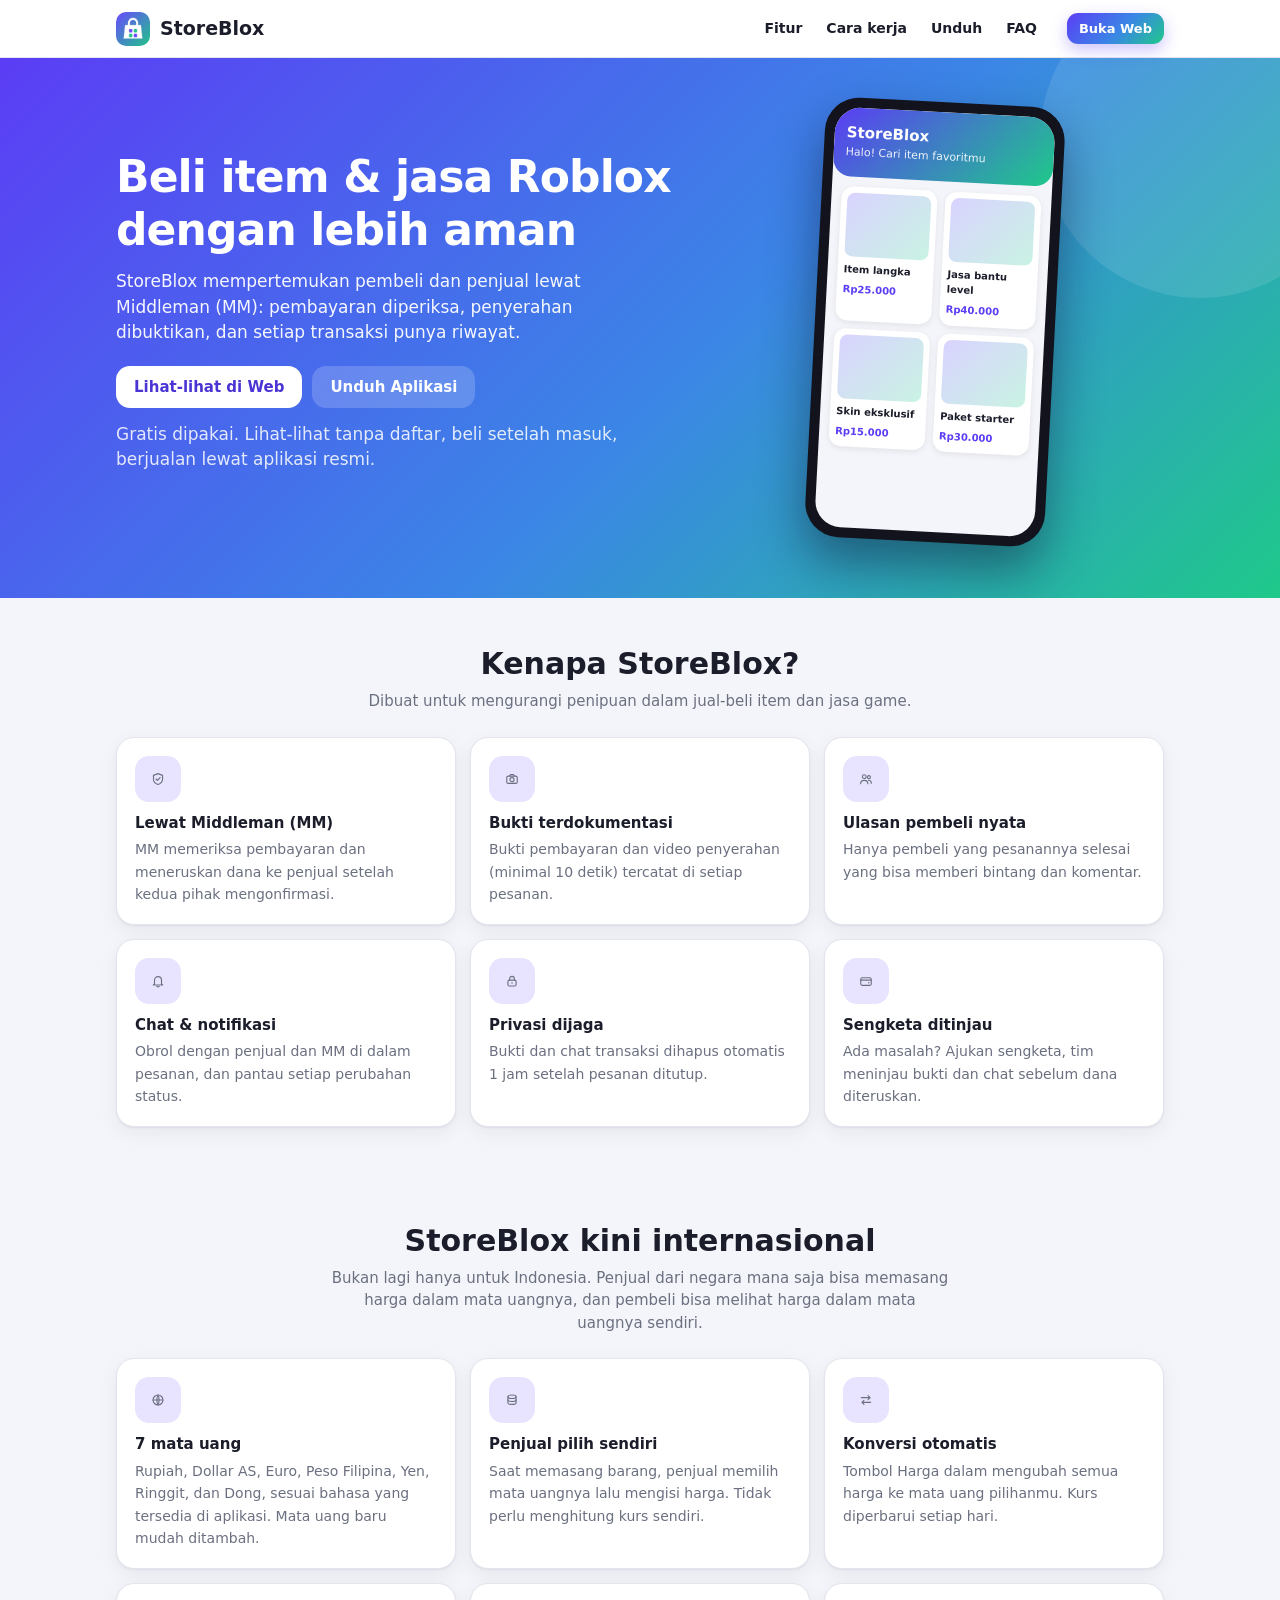
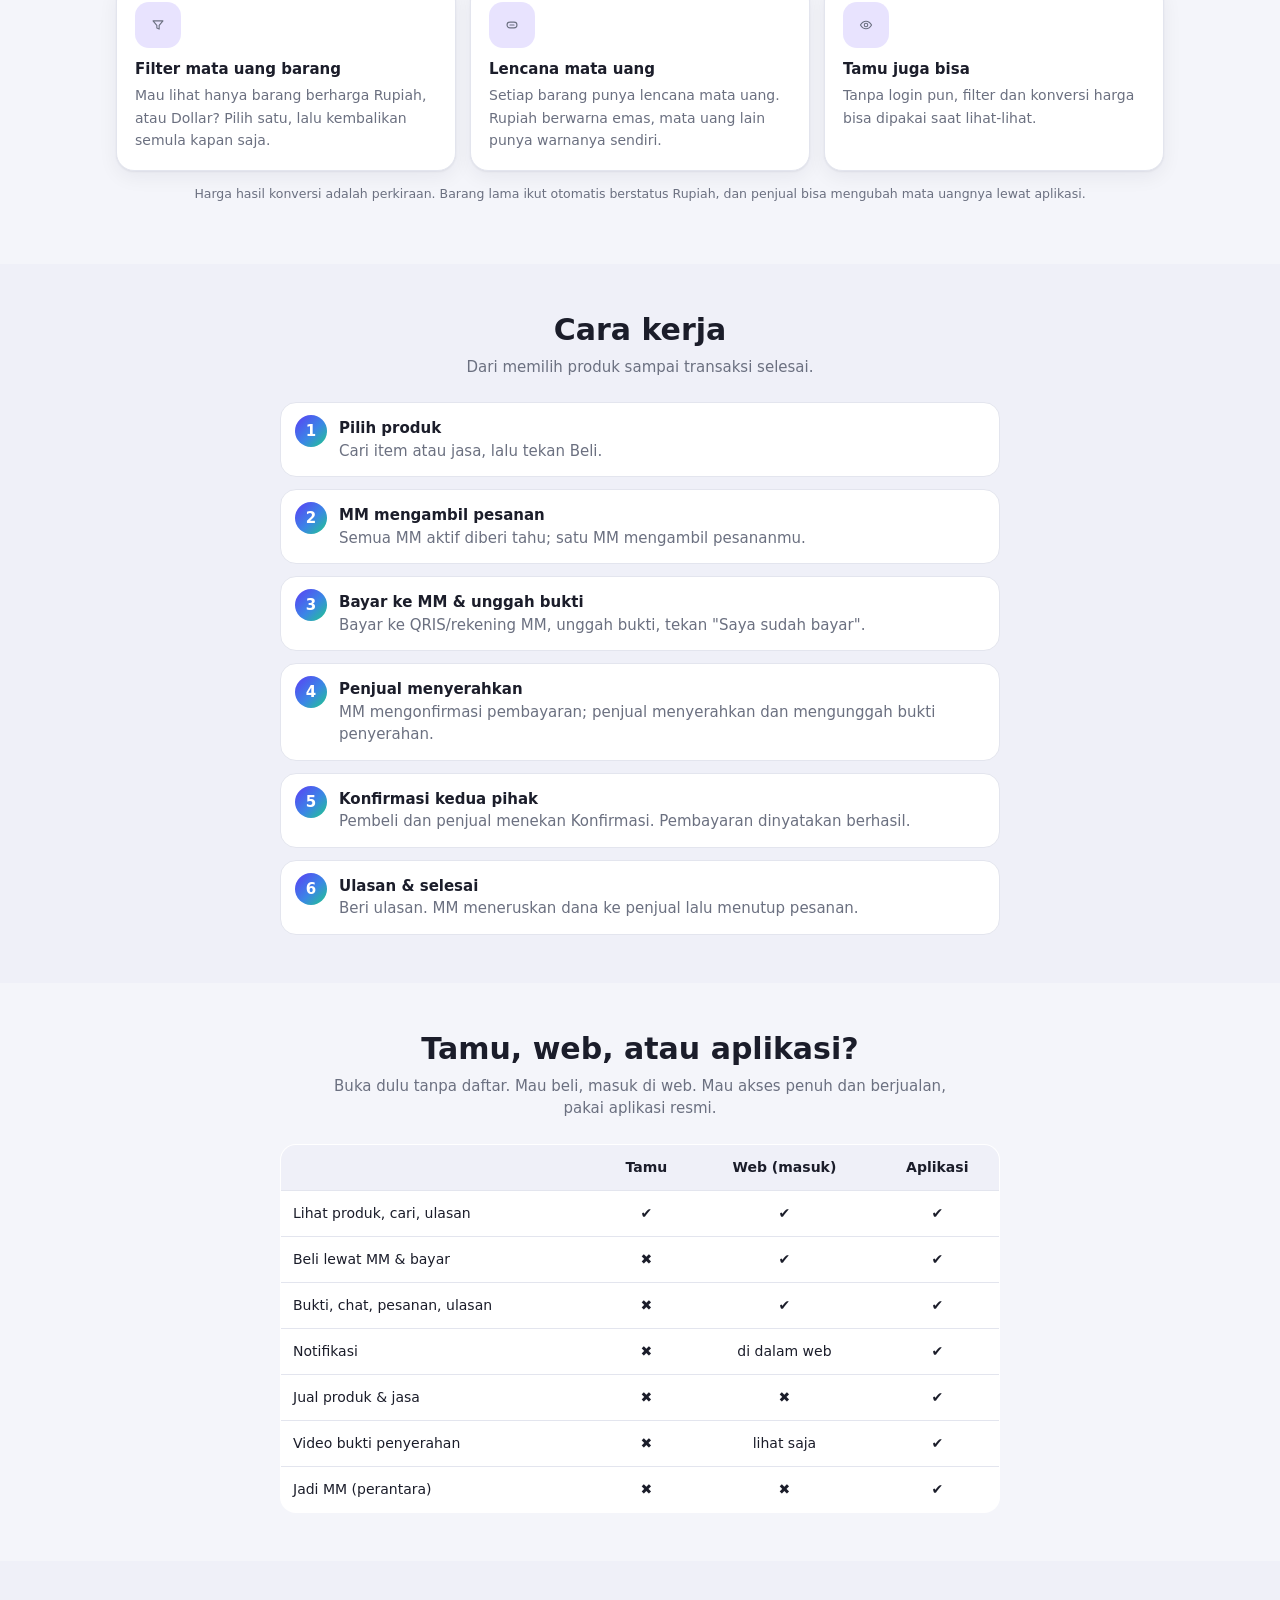
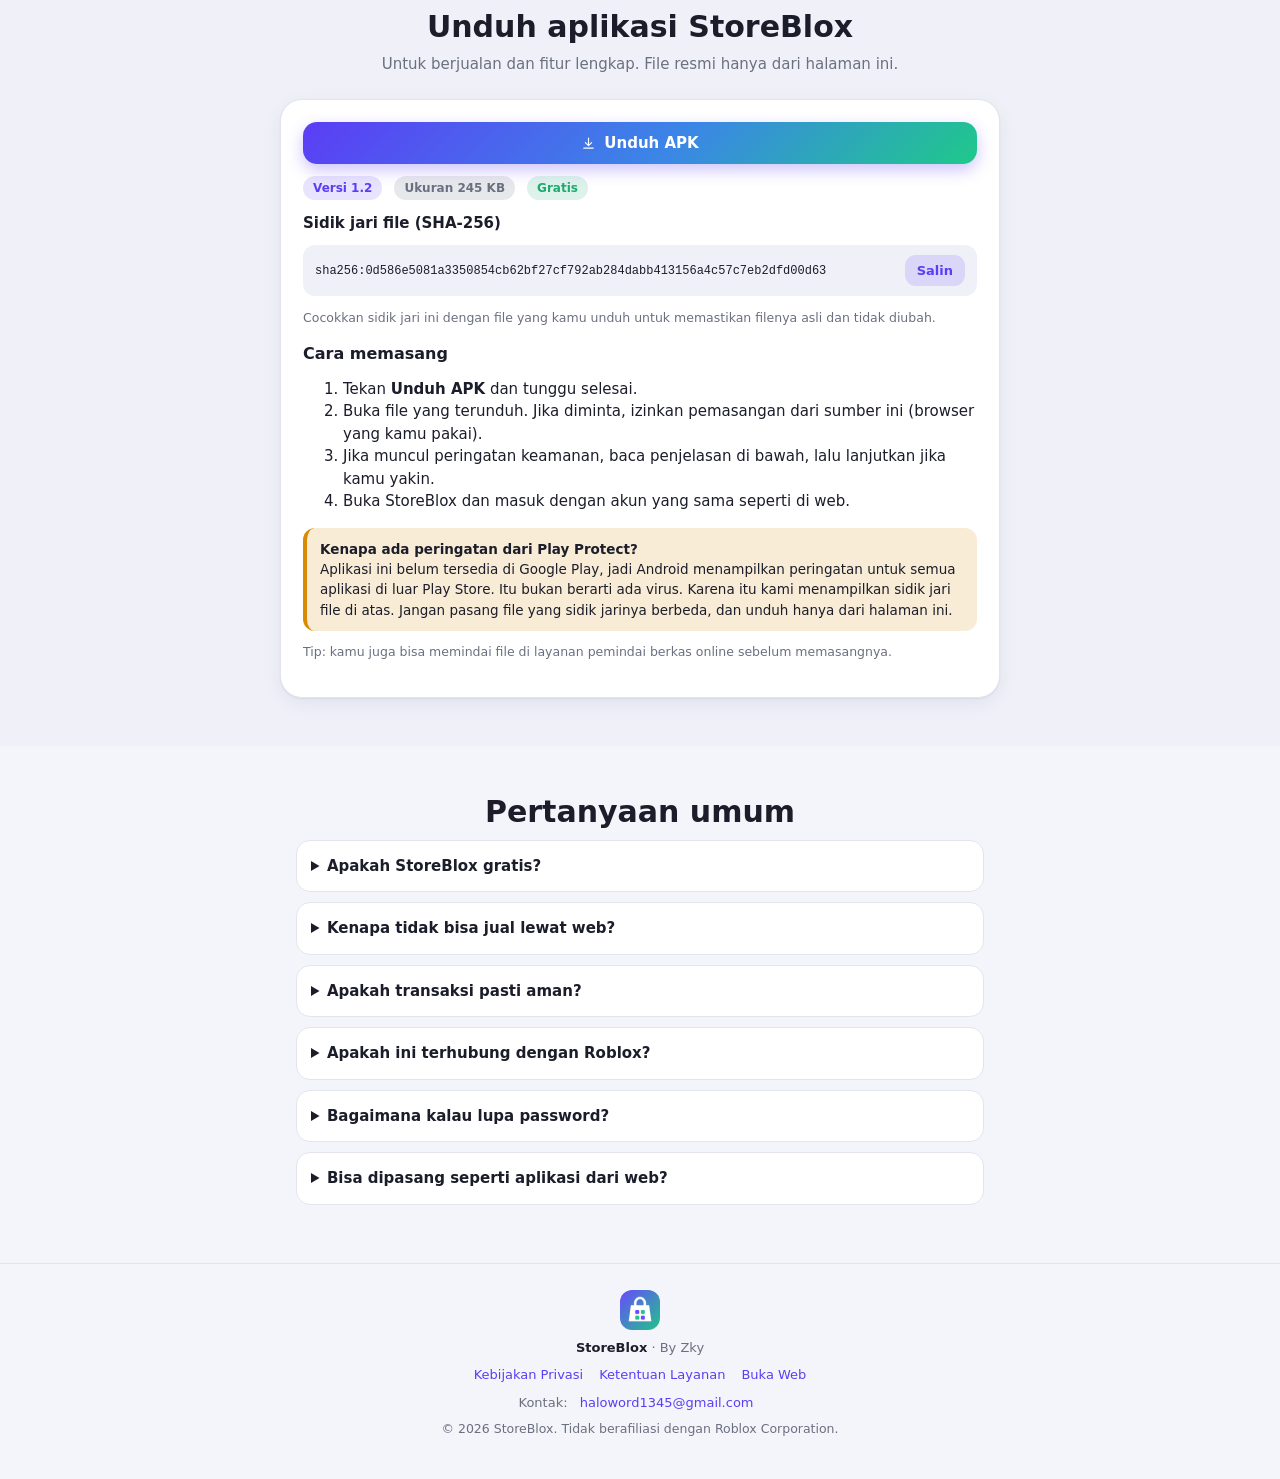
<file: index.html>
<!doctype html>
<html lang="id">
<head>
<meta charset="utf-8">
<meta name="viewport" content="width=device-width,initial-scale=1,viewport-fit=cover">
<title>StoreBlox (StorBlox) - Marketplace Item &amp; Jasa Roblox</title>
<meta name="description" content="StoreBlox (StorBlox): marketplace item dan jasa Roblox dengan Middleman, bukti terdokumentasi, dan ulasan. Lihat-lihat gratis di web, jual lewat aplikasi.">
<meta name="robots" content="index,follow,max-image-preview:large">
<meta name="theme-color" content="#5b3df5">
<meta http-equiv="Content-Security-Policy" content="default-src 'self'; img-src 'self' data:; style-src 'self' 'unsafe-inline'; script-src 'self'; base-uri 'self'; form-action 'self'; object-src 'none'">
<link rel="canonical" href="https://storblox404.github.io/storblox.github.io/">
<meta property="og:type" content="website">
<meta property="og:site_name" content="StoreBlox">
<meta property="og:locale" content="id_ID">
<meta property="og:title" content="StoreBlox - Beli item &amp; jasa Roblox lewat MM">
<meta property="og:description" content="Marketplace produk dan jasa Roblox dengan Middleman, bukti terdokumentasi, dan ulasan.">
<meta property="og:url" content="https://storblox404.github.io/storblox.github.io/">
<meta property="og:image" content="https://storblox404.github.io/storblox.github.io/og-image.png">
<meta property="og:image:alt" content="StoreBlox - marketplace item dan jasa Roblox">
<meta name="twitter:card" content="summary_large_image">
<meta name="twitter:title" content="StoreBlox (StorBlox) - Marketplace Item &amp; Jasa Roblox">
<meta name="twitter:description" content="Marketplace item dan jasa Roblox dengan Middleman, bukti terdokumentasi, dan ulasan.">
<meta name="twitter:image" content="https://storblox404.github.io/storblox.github.io/og-image.png">
<link rel="manifest" href="manifest.webmanifest">
<link rel="icon" href="favicon.png" type="image/png">
<link rel="apple-touch-icon" href="apple-touch-icon.png">
<link rel="stylesheet" href="style.css">
<script type="application/ld+json">
{
  "@context": "https://schema.org",
  "@graph": [
    {
      "@type": "WebSite",
      "@id": "https://storblox404.github.io/storblox.github.io/#website",
      "url": "https://storblox404.github.io/storblox.github.io/",
      "name": "StoreBlox",
      "alternateName": [
        "StorBlox",
        "Store Blox"
      ],
      "inLanguage": "id",
      "publisher": {
        "@id": "https://storblox404.github.io/storblox.github.io/#org"
      }
    },
    {
      "@type": "Organization",
      "@id": "https://storblox404.github.io/storblox.github.io/#org",
      "name": "StoreBlox",
      "alternateName": "StorBlox",
      "url": "https://storblox404.github.io/storblox.github.io/",
      "logo": "https://storblox404.github.io/storblox.github.io/icon-512.png",
      "email": "haloword1345@gmail.com"
    }
  ]
}
</script>
</head>
<body>
<header class="lnav"><div class="in">
  <a class="brand" href="index.html"><img src="icon-192.png" alt="" width="34" height="34"><span>StoreBlox</span></a>
  <nav><a href="#fitur">Fitur</a><a href="#cara">Cara kerja</a><a href="#unduh">Unduh</a><a href="#faq">FAQ</a></nav>
  <a class="btn btn-pri btn-sm cta" href="app.html">Buka Web</a>
</div></header>

<section class="lhero"><div class="wrap">
  <div>
    <h1>Beli item &amp; jasa Roblox dengan lebih aman</h1>
    <p>StoreBlox mempertemukan pembeli dan penjual lewat Middleman (MM): pembayaran diperiksa, penyerahan dibuktikan, dan setiap transaksi punya riwayat.</p>
    <div class="btns">
      <a class="btn btn-w" href="app.html">Lihat-lihat di Web</a>
      <a class="btn btn-o" href="#unduh">Unduh Aplikasi</a>
    </div>
    <p class="small" style="margin-top:14px;opacity:.85">Gratis dipakai. Lihat-lihat tanpa daftar, beli setelah masuk, berjualan lewat aplikasi resmi.</p>
  </div>
  <div class="phone" aria-hidden="true"><div class="scr">
    <div class="hb">StoreBlox<div style="font-weight:400;font-size:11px;opacity:.9">Halo! Cari item favoritmu</div></div>
    <div class="g">
      <div class="it"><i></i><b>Item langka</b><span>Rp25.000</span></div>
      <div class="it"><i></i><b>Jasa bantu level</b><span>Rp40.000</span></div>
      <div class="it"><i></i><b>Skin eksklusif</b><span>Rp15.000</span></div>
      <div class="it"><i></i><b>Paket starter</b><span>Rp30.000</span></div>
    </div>
  </div></div>
</div></section>

<section class="l" id="fitur"><div class="wrap">
  <h2>Kenapa StoreBlox?</h2>
  <p class="lead">Dibuat untuk mengurangi penipuan dalam jual-beli item dan jasa game.</p>
  <div class="feats">
    <div class="feat"><div class="ic"><span class="ico"><svg viewBox="0 0 24 24" aria-hidden="true"><path d="M12 2.8L19.8 5.8V11.8C19.8 16.3 16.5 19.8 12 21.4C7.5 19.8 4.2 16.3 4.2 11.8V5.8Z"/><path d="M8.6 12L11.1 14.5L15.6 9.6"/></svg></span></div><b>Lewat Middleman (MM)</b><span>MM memeriksa pembayaran dan meneruskan dana ke penjual setelah kedua pihak mengonfirmasi.</span></div>
    <div class="feat"><div class="ic"><span class="ico"><svg viewBox="0 0 24 24" aria-hidden="true"><rect x="3" y="7" width="18" height="12.5" rx="2.5"/><path d="M8 7L9.6 4.4H14.4L16 7"/><circle cx="12" cy="13.2" r="3.5"/></svg></span></div><b>Bukti terdokumentasi</b><span>Bukti pembayaran dan video penyerahan (minimal 10 detik) tercatat di setiap pesanan.</span></div>
    <div class="feat"><div class="ic"><span class="ico"><svg viewBox="0 0 24 24" aria-hidden="true"><circle cx="9" cy="8" r="3.2"/><path d="M2.8 20C2.8 16.3 5.4 14.4 9 14.4C12.6 14.4 15.2 16.3 15.2 20"/><circle cx="17" cy="8.8" r="2.6"/><path d="M16.2 14.2C19.2 14.2 21.2 16 21.2 19.4"/></svg></span></div><b>Ulasan pembeli nyata</b><span>Hanya pembeli yang pesanannya selesai yang bisa memberi bintang dan komentar.</span></div>
    <div class="feat"><div class="ic"><span class="ico"><svg viewBox="0 0 24 24" aria-hidden="true"><path d="M6 17V10.5A6 6 0 0 1 18 10.5V17L20 18.8H4Z"/><path d="M10 21.3Q12 23 14 21.3"/></svg></span></div><b>Chat &amp; notifikasi</b><span>Obrol dengan penjual dan MM di dalam pesanan, dan pantau setiap perubahan status.</span></div>
    <div class="feat"><div class="ic"><span class="ico"><svg viewBox="0 0 24 24" aria-hidden="true"><rect x="5" y="10.5" width="14" height="10" rx="2.5"/><path d="M8 10.5V8A4 4 0 0 1 16 8V10.5"/><circle class="f" cx="12" cy="15.3" r="1.3"/></svg></span></div><b>Privasi dijaga</b><span>Bukti dan chat transaksi dihapus otomatis 1 jam setelah pesanan ditutup.</span></div>
    <div class="feat"><div class="ic"><span class="ico"><svg viewBox="0 0 24 24" aria-hidden="true"><rect x="3" y="6.5" width="18" height="13" rx="3"/><path d="M3 10.5H21"/><circle class="f" cx="16.8" cy="15" r="1.3"/></svg></span></div><b>Sengketa ditinjau</b><span>Ada masalah? Ajukan sengketa, tim meninjau bukti dan chat sebelum dana diteruskan.</span></div>
  </div>
</div></section>

<section class="l" id="internasional"><div class="wrap">
  <h2>StoreBlox kini internasional</h2>
  <p class="lead">Bukan lagi hanya untuk Indonesia. Penjual dari negara mana saja bisa memasang harga dalam mata uangnya, dan pembeli bisa melihat harga dalam mata uangnya sendiri.</p>
  <div class="feats">
    <div class="feat"><div class="ic"><span class="ico"><svg viewBox="0 0 24 24" aria-hidden="true"><circle cx="12" cy="12" r="8.5"/><path d="M3.5 12H20.5M12 3.5C14.4 6 14.4 18 12 20.5M12 3.5C9.6 6 9.6 18 12 20.5"/></svg></span></div><b>7 mata uang</b><span>Rupiah, Dollar AS, Euro, Peso Filipina, Yen, Ringgit, dan Dong, sesuai bahasa yang tersedia di aplikasi. Mata uang baru mudah ditambah.</span></div>
    <div class="feat"><div class="ic"><span class="ico"><svg viewBox="0 0 24 24" aria-hidden="true"><ellipse cx="12" cy="6.5" rx="7" ry="3"/><path d="M5 6.5V11.5C5 13.2 8.1 14.5 12 14.5C15.9 14.5 19 13.2 19 11.5V6.5"/><path d="M5 11.5V16.5C5 18.2 8.1 19.5 12 19.5C15.9 19.5 19 18.2 19 16.5V11.5"/></svg></span></div><b>Penjual pilih sendiri</b><span>Saat memasang barang, penjual memilih mata uangnya lalu mengisi harga. Tidak perlu menghitung kurs sendiri.</span></div>
    <div class="feat"><div class="ic"><span class="ico"><svg viewBox="0 0 24 24" aria-hidden="true"><path d="M4 8H19M15.5 4.5L19 8L15.5 11.5"/><path d="M20 16H5M8.5 12.5L5 16L8.5 19.5"/></svg></span></div><b>Konversi otomatis</b><span>Tombol Harga dalam mengubah semua harga ke mata uang pilihanmu. Kurs diperbarui setiap hari.</span></div>
    <div class="feat"><div class="ic"><span class="ico"><svg viewBox="0 0 24 24" aria-hidden="true"><path d="M3.5 5H20.5L14 12.8V19L10 17V12.8Z"/></svg></span></div><b>Filter mata uang barang</b><span>Mau lihat hanya barang berharga Rupiah, atau Dollar? Pilih satu, lalu kembalikan semula kapan saja.</span></div>
    <div class="feat"><div class="ic"><span class="ico"><svg viewBox="0 0 24 24" aria-hidden="true"><rect x="3.5" y="7" width="17" height="10" rx="5"/><path d="M8.5 12H15.5"/></svg></span></div><b>Lencana mata uang</b><span>Setiap barang punya lencana mata uang. Rupiah berwarna emas, mata uang lain punya warnanya sendiri.</span></div>
    <div class="feat"><div class="ic"><span class="ico"><svg viewBox="0 0 24 24" aria-hidden="true"><path d="M2.5 12C5 7.5 8.4 5.5 12 5.5C15.6 5.5 19 7.5 21.5 12C19 16.5 15.6 18.5 12 18.5C8.4 18.5 5 16.5 2.5 12Z"/><circle cx="12" cy="12" r="3"/></svg></span></div><b>Tamu juga bisa</b><span>Tanpa login pun, filter dan konversi harga bisa dipakai saat lihat-lihat.</span></div>
  </div>
  <p class="small muted" style="text-align:center;margin-top:14px">Harga hasil konversi adalah perkiraan. Barang lama ikut otomatis berstatus Rupiah, dan penjual bisa mengubah mata uangnya lewat aplikasi.</p>
</div></section>

<section class="l" id="cara" style="background:var(--soft)"><div class="wrap">
  <h2>Cara kerja</h2>
  <p class="lead">Dari memilih produk sampai transaksi selesai.</p>
  <div class="steps">
    <div><b>Pilih produk</b><br><span class="muted">Cari item atau jasa, lalu tekan Beli.</span></div>
    <div><b>MM mengambil pesanan</b><br><span class="muted">Semua MM aktif diberi tahu; satu MM mengambil pesananmu.</span></div>
    <div><b>Bayar ke MM &amp; unggah bukti</b><br><span class="muted">Bayar ke QRIS/rekening MM, unggah bukti, tekan "Saya sudah bayar".</span></div>
    <div><b>Penjual menyerahkan</b><br><span class="muted">MM mengonfirmasi pembayaran; penjual menyerahkan dan mengunggah bukti penyerahan.</span></div>
    <div><b>Konfirmasi kedua pihak</b><br><span class="muted">Pembeli dan penjual menekan Konfirmasi. Pembayaran dinyatakan berhasil.</span></div>
    <div><b>Ulasan &amp; selesai</b><br><span class="muted">Beri ulasan. MM meneruskan dana ke penjual lalu menutup pesanan.</span></div>
  </div>
</div></section>

<section class="l"><div class="wrap">
  <h2>Tamu, web, atau aplikasi?</h2>
  <p class="lead">Buka dulu tanpa daftar. Mau beli, masuk di web. Mau akses penuh dan berjualan, pakai aplikasi resmi.</p>
  <table class="cmp"><tr><th></th><th>Tamu</th><th>Web (masuk)</th><th>Aplikasi</th></tr>
    <tr><td>Lihat produk, cari, ulasan</td><td>✔</td><td>✔</td><td>✔</td></tr>
    <tr><td>Beli lewat MM &amp; bayar</td><td>✖</td><td>✔</td><td>✔</td></tr>
    <tr><td>Bukti, chat, pesanan, ulasan</td><td>✖</td><td>✔</td><td>✔</td></tr>
    <tr><td>Notifikasi</td><td>✖</td><td>di dalam web</td><td>✔</td></tr>
    <tr><td>Jual produk &amp; jasa</td><td>✖</td><td>✖</td><td>✔</td></tr>
    <tr><td>Video bukti penyerahan</td><td>✖</td><td>lihat saja</td><td>✔</td></tr>
    <tr><td>Jadi MM (perantara)</td><td>✖</td><td>✖</td><td>✔</td></tr>
  </table>
</div></section>

<section class="l" id="unduh" style="background:var(--soft)"><div class="wrap">
  <h2>Unduh aplikasi StoreBlox</h2>
  <p class="lead">Untuk berjualan dan fitur lengkap. File resmi hanya dari halaman ini.</p>
  <div class="dl">
    <a id="apkBtn" class="btn btn-pri btn-block" href="#unduh"><span class="ico"><svg viewBox="0 0 24 24" aria-hidden="true"><path d="M12 3.5V15M7 10.5L12 15.5L17 10.5M4.5 19.5H19.5"/></svg></span><span>Unduh APK</span></a>
    <div class="meta"><span class="chip" id="apkVer">Versi -</span><span class="chip k-sub" id="apkSize"></span><span class="chip k-ok">Gratis</span></div>
    <b>Sidik jari file (SHA-256)</b>
    <div class="hash"><code id="apkHash">-</code><button class="btn btn-soft btn-sm" id="copyHash" type="button">Salin</button></div>
    <p class="small muted">Cocokkan sidik jari ini dengan file yang kamu unduh untuk memastikan filenya asli dan tidak diubah.</p>
    <h3 style="font-size:16px;margin-top:16px">Cara memasang</h3>
    <ol>
      <li>Tekan <b>Unduh APK</b> dan tunggu selesai.</li>
      <li>Buka file yang terunduh. Jika diminta, izinkan pemasangan dari sumber ini (browser yang kamu pakai).</li>
      <li>Jika muncul peringatan keamanan, baca penjelasan di bawah, lalu lanjutkan jika kamu yakin.</li>
      <li>Buka StoreBlox dan masuk dengan akun yang sama seperti di web.</li>
    </ol>
    <div class="notice k-warn" style="margin-top:12px"><b>Kenapa ada peringatan dari Play Protect?</b><br>Aplikasi ini belum tersedia di Google Play, jadi Android menampilkan peringatan untuk semua aplikasi di luar Play Store. Itu bukan berarti ada virus. Karena itu kami menampilkan sidik jari file di atas. Jangan pasang file yang sidik jarinya berbeda, dan unduh hanya dari halaman ini.</div>
    <p class="small muted">Tip: kamu juga bisa memindai file di layanan pemindai berkas online sebelum memasangnya.</p>
  </div>
</div></section>

<section class="l faq" id="faq"><div class="wrap" style="max-width:720px">
  <h2>Pertanyaan umum</h2>
  <details><summary>Apakah StoreBlox gratis?</summary><p>Ya, memakai web dan aplikasi gratis.</p></details>
  <details><summary>Kenapa tidak bisa jual lewat web?</summary><p>Penjual perlu mengunggah foto, merekam video bukti penyerahan, dan menerima notifikasi pesanan, yang paling andal di aplikasi. Web dipakai untuk membeli.</p></details>
  <details><summary>Apakah transaksi pasti aman?</summary><p>Tidak ada sistem yang bisa menjamin 100%. StoreBlox mengurangi risiko lewat MM, bukti, dan peninjauan sengketa. Tetap ikuti aturan: jangan bagikan password, PIN, atau kode OTP, dan bayar hanya ke QRIS/rekening yang tertera di halaman pembayaran pesanan.</p></details>
  <details><summary>Apakah ini terhubung dengan Roblox?</summary><p>Tidak. StoreBlox tidak berafiliasi dengan Roblox Corporation. Jual-beli akun, password, cookie, atau token sesi dilarang.</p></details>
  <details><summary>Bagaimana kalau lupa password?</summary><p>Tekan "Lupa password?" di halaman masuk. Kami mengirim kode ke emailmu untuk membuat password baru.</p></details>
  <details><summary>Bisa dipasang seperti aplikasi dari web?</summary><p>Bisa. Buka <a href="app.html">versi web</a> di Chrome, lalu pilih "Tambahkan ke layar utama".</p></details>
</div></section>

<footer class="lf"><div class="wrap">
  <img src="icon-192.png" alt="" width="40" height="40" style="margin:0 auto 8px;border-radius:12px">
  <div><b style="color:var(--text)">StoreBlox</b> · By Zky</div>
  <div style="margin:8px 0"><a href="privacy.html">Kebijakan Privasi</a><a href="terms.html">Ketentuan Layanan</a><a href="app.html">Buka Web</a></div>
  <div>Kontak: <a id="contactMail" href="#">-</a></div>
  <div class="small" style="margin-top:8px">&copy; <span id="yr">2026</span> StoreBlox. Tidak berafiliasi dengan Roblox Corporation.</div>
</div></footer>
<script src="config.js"></script>
<script src="landing.js"></script>
</body>
</html>
</file>
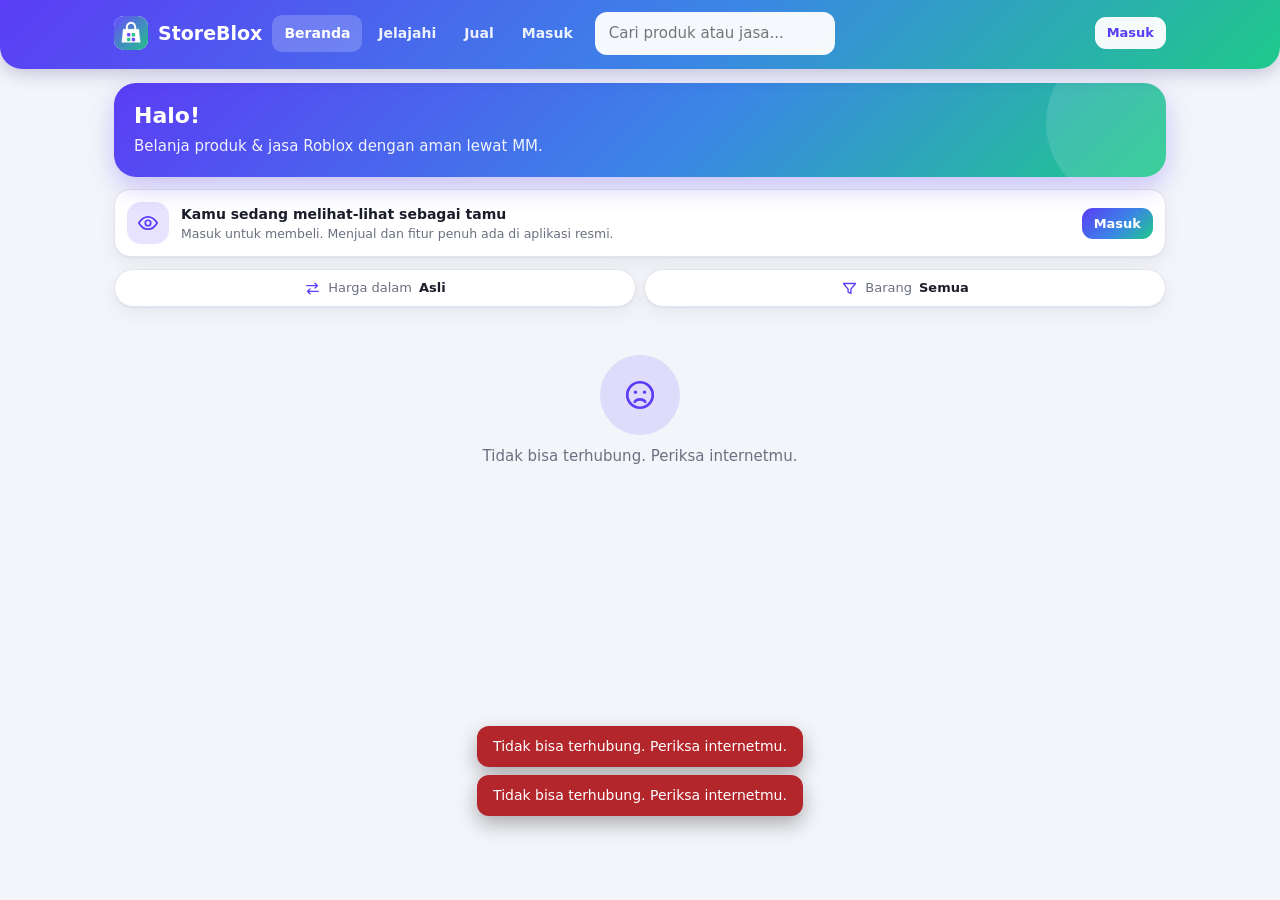
<file: app.html>
<!doctype html>
<html lang="id">
<head>
<meta charset="utf-8">
<meta name="viewport" content="width=device-width,initial-scale=1,viewport-fit=cover">
<title>StoreBlox - Belanja produk &amp; jasa Roblox</title>
<meta name="description" content="Versi web StoreBlox: lihat-lihat produk dan jasa Roblox tanpa login. Beli lewat Middleman setelah masuk.">
<link rel="canonical" href="https://storblox404.github.io/storblox.github.io/app.html">
<meta name="theme-color" content="#5b3df5">
<meta http-equiv="Content-Security-Policy" content="default-src 'self'; img-src 'self' data: blob: https://caewaswnnvfofofyjqob.supabase.co; media-src 'self' blob: https://caewaswnnvfofofyjqob.supabase.co; connect-src 'self' https://caewaswnnvfofofyjqob.supabase.co; style-src 'self' 'unsafe-inline'; script-src 'self'; base-uri 'self'; form-action 'self'; object-src 'none'">
<link rel="manifest" href="manifest.webmanifest">
<link rel="icon" href="favicon.png" type="image/png">
<link rel="apple-touch-icon" href="apple-touch-icon.png">
<link rel="stylesheet" href="style.css">
</head>
<body>
<div id="app"></div>
<div id="toasts"></div>
<div id="splash"><img class="logo" src="icon-512.png" alt=""><div class="bot"><b>StoreBlox</b><span>By Zky</span></div></div>
<noscript><p style="padding:24px">Aktifkan JavaScript untuk memakai StoreBlox.</p></noscript>
<script src="config.js"></script>
<script src="app.js"></script>
</body>
</html>
</file>
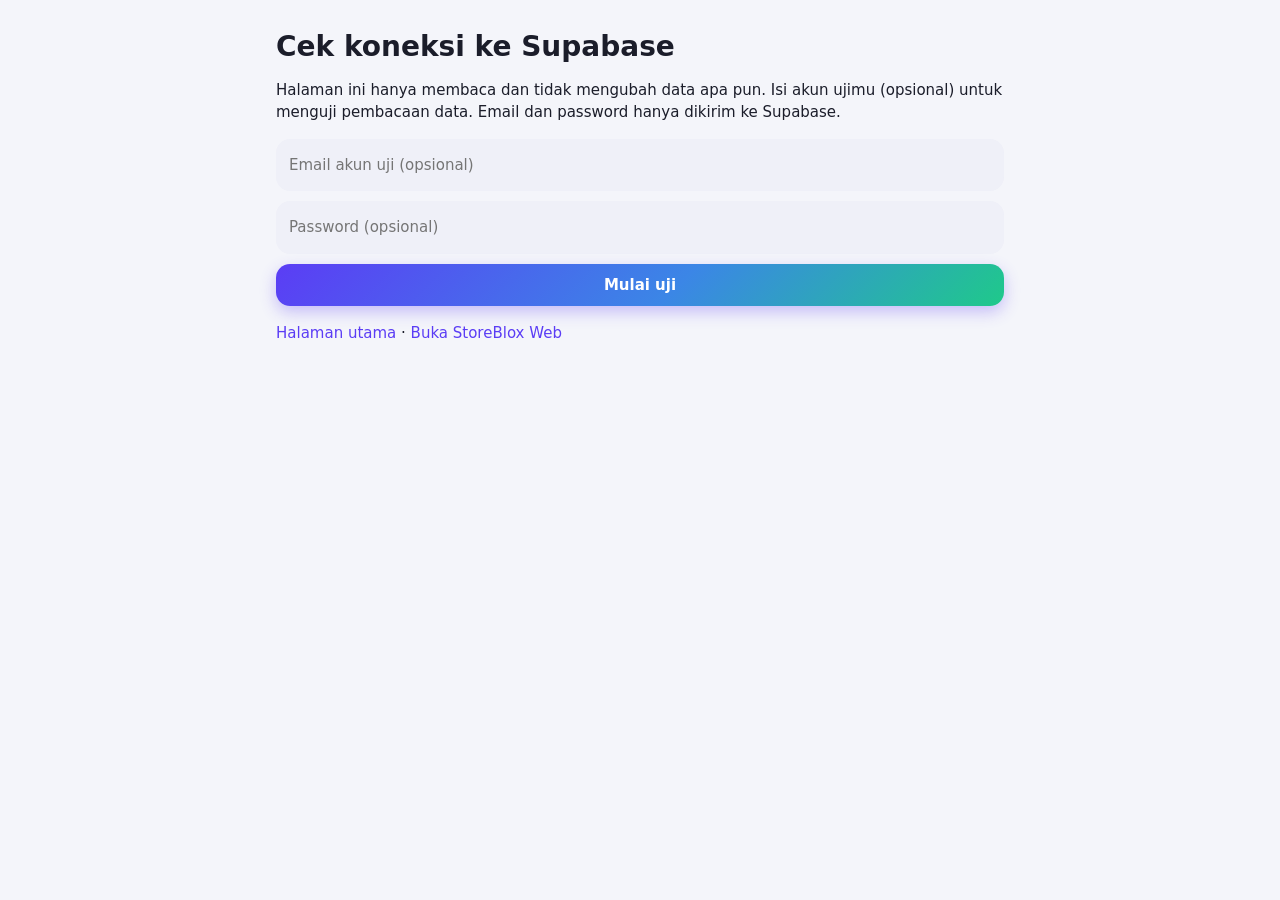
<file: cek.html>
<!doctype html>
<html lang="id">
<head>
<meta charset="utf-8">
<meta name="viewport" content="width=device-width,initial-scale=1">
<title>Cek koneksi - StoreBlox</title>
<meta name="robots" content="noindex">
<meta http-equiv="Content-Security-Policy" content="default-src 'self'; img-src 'self' data:; connect-src 'self' https://caewaswnnvfofofyjqob.supabase.co; style-src 'self' 'unsafe-inline'; script-src 'self'; base-uri 'self'; form-action 'self'; object-src 'none'">
<link rel="stylesheet" href="style.css">
<link rel="icon" href="favicon.png" type="image/png">
</head>
<body>
<div class="doc">
<h1>Cek koneksi ke Supabase</h1>
<p class="muted">Halaman ini hanya membaca dan tidak mengubah data apa pun. Isi akun ujimu (opsional) untuk menguji pembacaan data. Email dan password hanya dikirim ke Supabase.</p>
<label class="field"><input id="em" type="email" placeholder="Email akun uji (opsional)" autocomplete="email"></label>
<label class="field"><input id="pw" type="password" placeholder="Password (opsional)" autocomplete="current-password"></label>
<button id="go" class="btn btn-pri btn-block" type="button">Mulai uji</button>
<h2 id="sum" style="font-size:17px;margin:16px 0 4px"></h2>
<div id="out"></div>
<p><a href="index.html">Halaman utama</a> · <a href="app.html">Buka StoreBlox Web</a></p>
</div>
<script src="config.js"></script>
<script src="cek.js"></script>
</body>
</html>
</file>
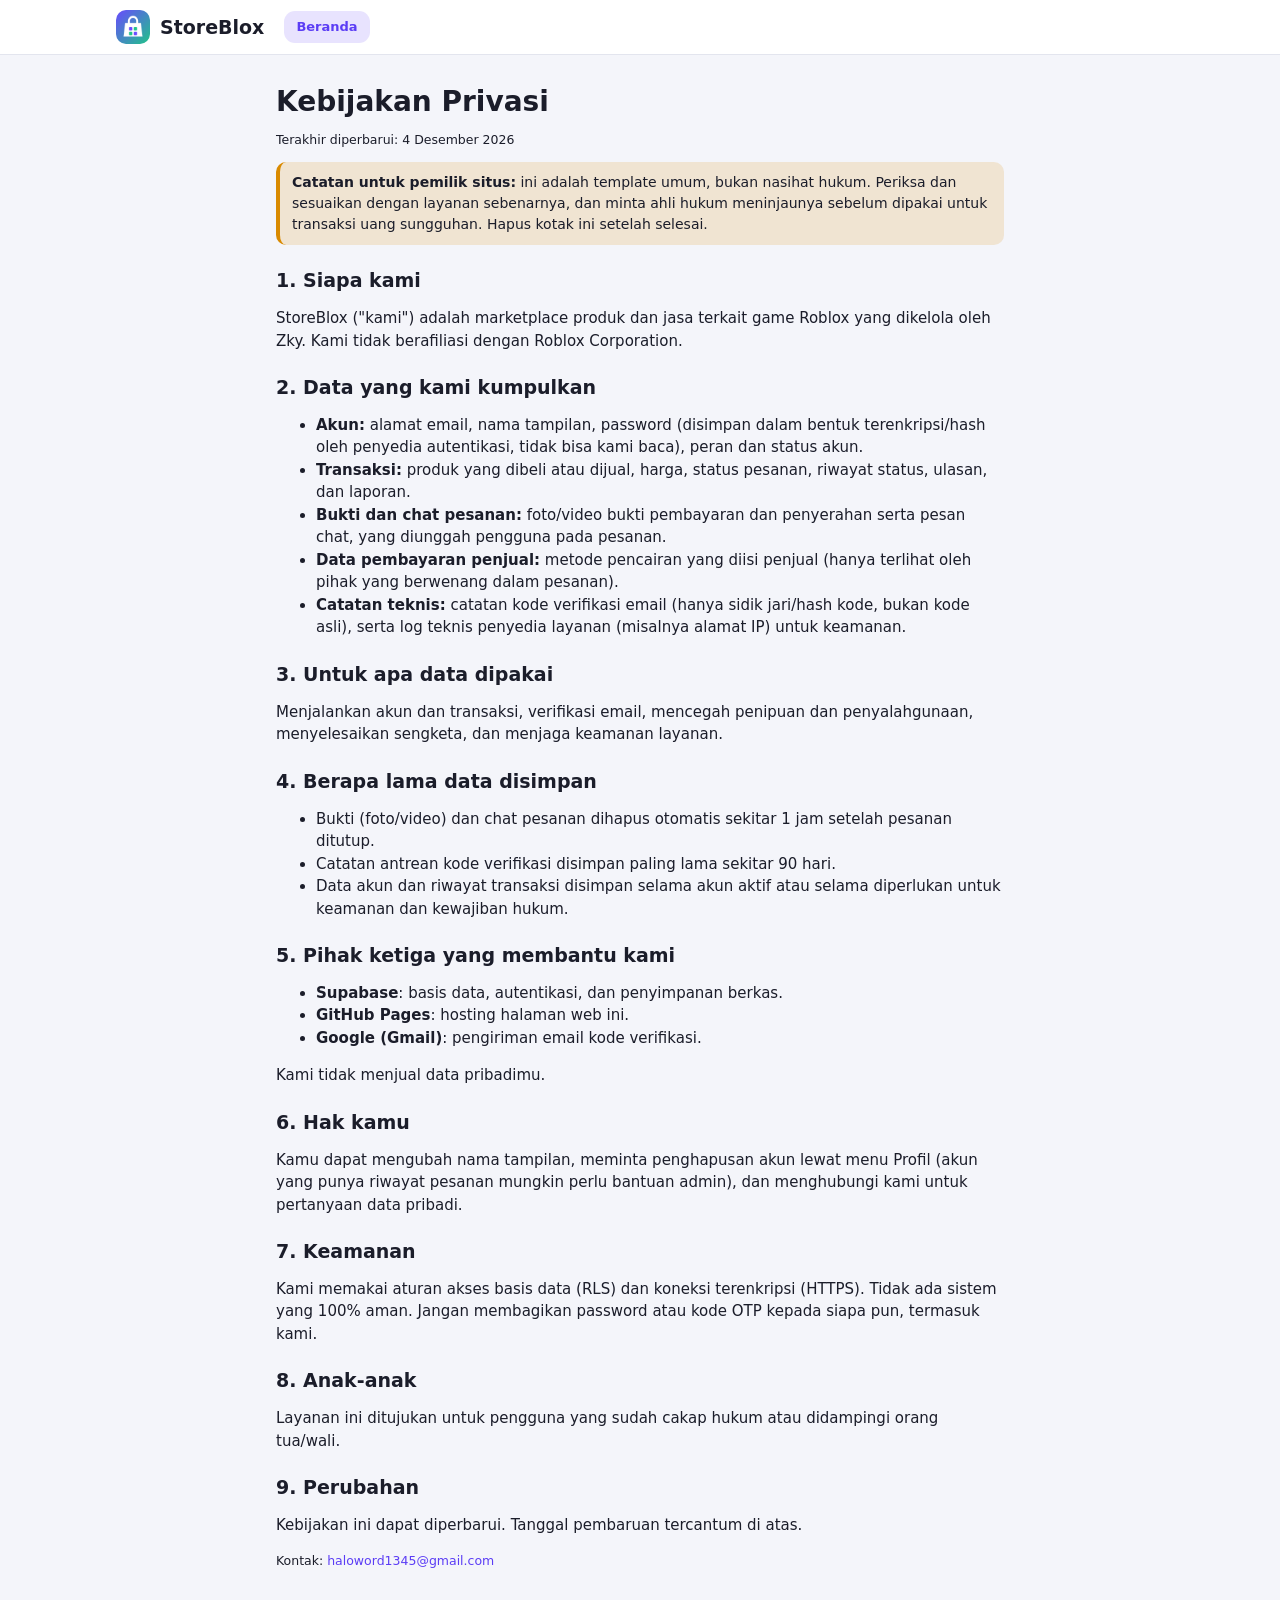
<file: privacy.html>
<!doctype html>
<html lang="id">
<head>
<meta charset="utf-8">
<meta name="viewport" content="width=device-width,initial-scale=1">
<title>Kebijakan Privasi - StoreBlox</title>
<meta name="description" content="Kebijakan Privasi StoreBlox: data apa yang dikumpulkan dan bagaimana dipakai.">
<meta http-equiv="Content-Security-Policy" content="default-src 'self'; img-src 'self' data:; style-src 'self' 'unsafe-inline'; script-src 'self'; base-uri 'self'; form-action 'self'; object-src 'none'">
<link rel="stylesheet" href="style.css">
<link rel="icon" href="favicon.png" type="image/png">
</head>
<body>
<header class="lnav"><div class="in"><a class="brand" href="index.html"><img src="icon-192.png" alt="" width="34" height="34"><span>StoreBlox</span></a><a class="btn btn-soft btn-sm cta" href="index.html">Beranda</a></div></header>
<div class="doc">
<h1>Kebijakan Privasi</h1>
<p class="muted small">Terakhir diperbarui: <span id="upd">-</span></p>
<div class="warn"><b>Catatan untuk pemilik situs:</b> ini adalah template umum, bukan nasihat hukum. Periksa dan sesuaikan dengan layanan sebenarnya, dan minta ahli hukum meninjaunya sebelum dipakai untuk transaksi uang sungguhan. Hapus kotak ini setelah selesai.</div>

<h2>1. Siapa kami</h2>
<p>StoreBlox ("kami") adalah marketplace produk dan jasa terkait game Roblox yang dikelola oleh Zky. Kami tidak berafiliasi dengan Roblox Corporation.</p>
<h2>2. Data yang kami kumpulkan</h2>
<ul>
<li><b>Akun:</b> alamat email, nama tampilan, password (disimpan dalam bentuk terenkripsi/hash oleh penyedia autentikasi, tidak bisa kami baca), peran dan status akun.</li>
<li><b>Transaksi:</b> produk yang dibeli atau dijual, harga, status pesanan, riwayat status, ulasan, dan laporan.</li>
<li><b>Bukti dan chat pesanan:</b> foto/video bukti pembayaran dan penyerahan serta pesan chat, yang diunggah pengguna pada pesanan.</li>
<li><b>Data pembayaran penjual:</b> metode pencairan yang diisi penjual (hanya terlihat oleh pihak yang berwenang dalam pesanan).</li>
<li><b>Catatan teknis:</b> catatan kode verifikasi email (hanya sidik jari/hash kode, bukan kode asli), serta log teknis penyedia layanan (misalnya alamat IP) untuk keamanan.</li>
</ul>
<h2>3. Untuk apa data dipakai</h2>
<p>Menjalankan akun dan transaksi, verifikasi email, mencegah penipuan dan penyalahgunaan, menyelesaikan sengketa, dan menjaga keamanan layanan.</p>
<h2>4. Berapa lama data disimpan</h2>
<ul>
<li>Bukti (foto/video) dan chat pesanan dihapus otomatis sekitar 1 jam setelah pesanan ditutup.</li>
<li>Catatan antrean kode verifikasi disimpan paling lama sekitar 90 hari.</li>
<li>Data akun dan riwayat transaksi disimpan selama akun aktif atau selama diperlukan untuk keamanan dan kewajiban hukum.</li>
</ul>
<h2>5. Pihak ketiga yang membantu kami</h2>
<ul>
<li><b>Supabase</b>: basis data, autentikasi, dan penyimpanan berkas.</li>
<li><b>GitHub Pages</b>: hosting halaman web ini.</li>
<li><b>Google (Gmail)</b>: pengiriman email kode verifikasi.</li>
</ul>
<p>Kami tidak menjual data pribadimu.</p>
<h2>6. Hak kamu</h2>
<p>Kamu dapat mengubah nama tampilan, meminta penghapusan akun lewat menu Profil (akun yang punya riwayat pesanan mungkin perlu bantuan admin), dan menghubungi kami untuk pertanyaan data pribadi.</p>
<h2>7. Keamanan</h2>
<p>Kami memakai aturan akses basis data (RLS) dan koneksi terenkripsi (HTTPS). Tidak ada sistem yang 100% aman. Jangan membagikan password atau kode OTP kepada siapa pun, termasuk kami.</p>
<h2>8. Anak-anak</h2>
<p>Layanan ini ditujukan untuk pengguna yang sudah cakap hukum atau didampingi orang tua/wali.</p>
<h2>9. Perubahan</h2>
<p>Kebijakan ini dapat diperbarui. Tanggal pembaruan tercantum di atas.</p>

<p class="muted small">Kontak: <a id="contactMail" href="#">-</a></p>
</div>
<script src="config.js"></script>
<script src="landing.js"></script>
</body>
</html>
</file>
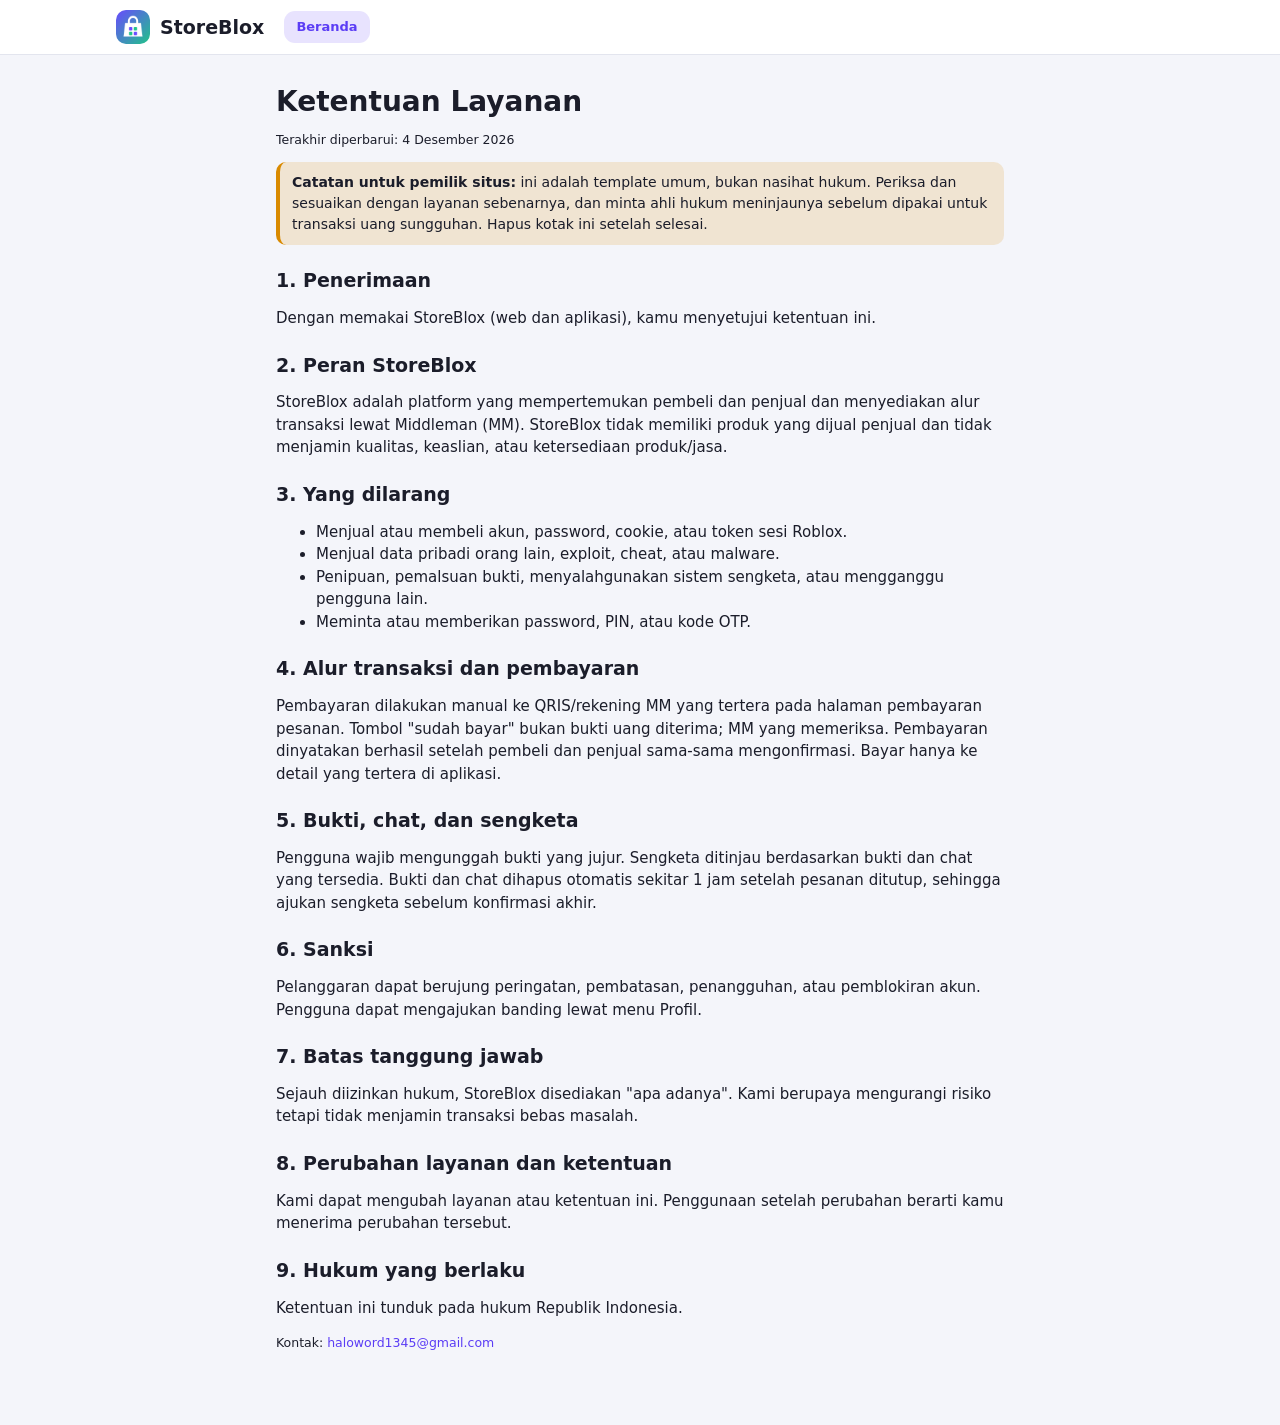
<file: terms.html>
<!doctype html>
<html lang="id">
<head>
<meta charset="utf-8">
<meta name="viewport" content="width=device-width,initial-scale=1">
<title>Ketentuan Layanan - StoreBlox</title>
<meta name="description" content="Ketentuan Layanan StoreBlox: aturan jual beli dan peran Middleman.">
<meta http-equiv="Content-Security-Policy" content="default-src 'self'; img-src 'self' data:; style-src 'self' 'unsafe-inline'; script-src 'self'; base-uri 'self'; form-action 'self'; object-src 'none'">
<link rel="stylesheet" href="style.css">
<link rel="icon" href="favicon.png" type="image/png">
</head>
<body>
<header class="lnav"><div class="in"><a class="brand" href="index.html"><img src="icon-192.png" alt="" width="34" height="34"><span>StoreBlox</span></a><a class="btn btn-soft btn-sm cta" href="index.html">Beranda</a></div></header>
<div class="doc">
<h1>Ketentuan Layanan</h1>
<p class="muted small">Terakhir diperbarui: <span id="upd">-</span></p>
<div class="warn"><b>Catatan untuk pemilik situs:</b> ini adalah template umum, bukan nasihat hukum. Periksa dan sesuaikan dengan layanan sebenarnya, dan minta ahli hukum meninjaunya sebelum dipakai untuk transaksi uang sungguhan. Hapus kotak ini setelah selesai.</div>

<h2>1. Penerimaan</h2>
<p>Dengan memakai StoreBlox (web dan aplikasi), kamu menyetujui ketentuan ini.</p>
<h2>2. Peran StoreBlox</h2>
<p>StoreBlox adalah platform yang mempertemukan pembeli dan penjual dan menyediakan alur transaksi lewat Middleman (MM). StoreBlox tidak memiliki produk yang dijual penjual dan tidak menjamin kualitas, keaslian, atau ketersediaan produk/jasa.</p>
<h2>3. Yang dilarang</h2>
<ul>
<li>Menjual atau membeli akun, password, cookie, atau token sesi Roblox.</li>
<li>Menjual data pribadi orang lain, exploit, cheat, atau malware.</li>
<li>Penipuan, pemalsuan bukti, menyalahgunakan sistem sengketa, atau mengganggu pengguna lain.</li>
<li>Meminta atau memberikan password, PIN, atau kode OTP.</li>
</ul>
<h2>4. Alur transaksi dan pembayaran</h2>
<p>Pembayaran dilakukan manual ke QRIS/rekening MM yang tertera pada halaman pembayaran pesanan. Tombol "sudah bayar" bukan bukti uang diterima; MM yang memeriksa. Pembayaran dinyatakan berhasil setelah pembeli dan penjual sama-sama mengonfirmasi. Bayar hanya ke detail yang tertera di aplikasi.</p>
<h2>5. Bukti, chat, dan sengketa</h2>
<p>Pengguna wajib mengunggah bukti yang jujur. Sengketa ditinjau berdasarkan bukti dan chat yang tersedia. Bukti dan chat dihapus otomatis sekitar 1 jam setelah pesanan ditutup, sehingga ajukan sengketa sebelum konfirmasi akhir.</p>
<h2>6. Sanksi</h2>
<p>Pelanggaran dapat berujung peringatan, pembatasan, penangguhan, atau pemblokiran akun. Pengguna dapat mengajukan banding lewat menu Profil.</p>
<h2>7. Batas tanggung jawab</h2>
<p>Sejauh diizinkan hukum, StoreBlox disediakan "apa adanya". Kami berupaya mengurangi risiko tetapi tidak menjamin transaksi bebas masalah.</p>
<h2>8. Perubahan layanan dan ketentuan</h2>
<p>Kami dapat mengubah layanan atau ketentuan ini. Penggunaan setelah perubahan berarti kamu menerima perubahan tersebut.</p>
<h2>9. Hukum yang berlaku</h2>
<p>Ketentuan ini tunduk pada hukum Republik Indonesia.</p>

<p class="muted small">Kontak: <a id="contactMail" href="#">-</a></p>
</div>
<script src="config.js"></script>
<script src="landing.js"></script>
</body>
</html>
</file>
<file: style.css>
/* StoreBlox web - gaya bersama (halaman utama dan aplikasi web) */
:root{
  --pri:#5b3df5;--pri2:#3e27c9;--acc:#1fc98a;--blue:#3b86e6;
  --bg:#f4f5fa;--card:#fff;--text:#1b1d2a;--sub:#6b7080;--line:#e3e5ee;
  --danger:#e5484d;--ok:#1fa971;--warn:#d98a00;--soft:#eff0f8;
  --pri-s:rgba(91,61,245,.14);--ok-s:rgba(31,169,113,.15);--warn-s:rgba(217,138,0,.16);--danger-s:rgba(229,72,77,.14);--sub-s:rgba(107,112,128,.16);
  --shadow:0 1px 2px rgba(20,20,50,.06),0 6px 20px rgba(20,20,50,.06);
  --r:16px;--grad:linear-gradient(135deg,#5b3df5 0%,#3b86e6 55%,#1fc98a 100%);
}
:root[data-theme="dark"]{
  --pri:#7c6bff;--pri2:#4a3bc4;--acc:#3dd68c;
  --bg:#0f1117;--card:#1a1d27;--text:#eceef5;--sub:#9aa0b4;--line:#2a2e3d;
  --danger:#ff6369;--ok:#3dd68c;--warn:#ffb224;--soft:#222637;
  --pri-s:rgba(124,107,255,.2);--ok-s:rgba(61,214,140,.18);--warn-s:rgba(255,178,36,.18);--danger-s:rgba(255,99,105,.18);--sub-s:rgba(154,160,180,.2);
  --shadow:0 1px 2px rgba(0,0,0,.4),0 6px 20px rgba(0,0,0,.35);
}
@media (prefers-color-scheme:dark){
  :root:not([data-theme="light"]){
    --pri:#7c6bff;--pri2:#4a3bc4;--acc:#3dd68c;
    --bg:#0f1117;--card:#1a1d27;--text:#eceef5;--sub:#9aa0b4;--line:#2a2e3d;
    --danger:#ff6369;--ok:#3dd68c;--warn:#ffb224;--soft:#222637;
    --pri-s:rgba(124,107,255,.2);--ok-s:rgba(61,214,140,.18);--warn-s:rgba(255,178,36,.18);--danger-s:rgba(255,99,105,.18);--sub-s:rgba(154,160,180,.2);
    --shadow:0 1px 2px rgba(0,0,0,.4),0 6px 20px rgba(0,0,0,.35);
  }
}
*{box-sizing:border-box;-webkit-tap-highlight-color:transparent}
html{scroll-behavior:smooth}
body{margin:0;background:var(--bg);color:var(--text);font:15px/1.5 system-ui,-apple-system,"Segoe UI",Roboto,Arial,sans-serif;-webkit-font-smoothing:antialiased}
a{color:var(--pri);text-decoration:none}
img{max-width:100%;display:block}
button,input,textarea,select{font:inherit;color:inherit}
h1,h2,h3{line-height:1.2;margin:0}
.wrap{width:100%;max-width:1080px;margin:0 auto;padding:0 16px}
.muted{color:var(--sub)}
.small{font-size:12.5px}
.center{text-align:center}
.hidden{display:none!important}

/* tombol */
.btn{display:inline-flex;align-items:center;justify-content:center;gap:8px;border:0;border-radius:14px;padding:12px 18px;font-weight:700;cursor:pointer;transition:transform .12s,box-shadow .12s,opacity .12s;text-decoration:none;line-height:1.2}
.btn:active{transform:scale(.96)}
.btn[disabled],.btn.disabled{opacity:.55;pointer-events:none}
.btn-pri{background:var(--grad);color:#fff;box-shadow:0 6px 16px rgba(91,61,245,.3)}
.btn-soft{background:var(--pri-s);color:var(--pri)}
.btn-ghost{background:transparent;color:var(--text);border:1px solid var(--line)}
.btn-danger{background:var(--danger-s);color:var(--danger)}
.btn-yellow{background:#ffc107;color:#000}
.btn-gray{background:#bdbdbd;color:#616161}
.btn-block{display:flex;width:100%}
.btn-sm{padding:8px 12px;font-size:13px;border-radius:11px}

/* ikon */
.ico{display:inline-flex;vertical-align:middle}
.ico svg{width:1em;height:1em;fill:none;stroke:currentColor;stroke-width:1.9;stroke-linecap:round;stroke-linejoin:round}
.ico svg .f{fill:currentColor;stroke:none}

/* kartu, chip */
.card{background:var(--card);border:1px solid var(--line);border-radius:var(--r);padding:14px;box-shadow:var(--shadow);margin:10px 0}
.chip{display:inline-block;padding:3px 10px;border-radius:999px;font-size:12px;font-weight:700;background:var(--pri-s);color:var(--pri);margin:2px 4px 2px 0}
.chip.k-ok{background:var(--ok-s);color:var(--ok)}.chip.k-warn{background:var(--warn-s);color:var(--warn)}.chip.k-danger{background:var(--danger-s);color:var(--danger)}.chip.k-sub{background:var(--sub-s);color:var(--sub)}
.chips{display:flex;gap:8px;overflow-x:auto;padding:4px 0 8px;scrollbar-width:none}
.chips::-webkit-scrollbar{display:none}
.chips .chip{white-space:nowrap;cursor:pointer;padding:7px 14px;font-size:13px;border:1px solid transparent;background:var(--soft);color:var(--text)}
.chips .chip.on{background:var(--grad);color:#fff}
.notice{border-radius:12px;padding:11px 13px;margin:10px 0;font-size:13.5px;background:var(--pri-s);color:var(--text);border-left:4px solid var(--pri)}
.notice.k-ok{background:var(--ok-s);border-left-color:var(--ok)}.notice.k-warn{background:var(--warn-s);border-left-color:var(--warn)}.notice.k-danger{background:var(--danger-s);border-left-color:var(--danger)}
.grid{display:grid;grid-template-columns:repeat(2,1fr);gap:12px}
@media (min-width:640px){.grid{grid-template-columns:repeat(3,1fr)}}
@media (min-width:900px){.grid{grid-template-columns:repeat(4,1fr)}}
h2.sec{font-size:17px;margin:20px 0 8px}

/* ====== APLIKASI WEB ====== */
#splash{position:fixed;top:0;right:0;bottom:0;left:0;z-index:100;display:flex;flex-direction:column;align-items:center;justify-content:center;background:linear-gradient(135deg,#5b3df5,#3b86e6 55%,#1fc98a);transition:opacity .4s}
#splash.out{opacity:0;pointer-events:none}
#splash .logo{width:112px;height:112px;animation:pop .7s cubic-bezier(.2,1.4,.4,1) both}
#splash .bot{position:absolute;bottom:44px;text-align:center}
#splash b{display:block;font-size:26px;color:#07070e;letter-spacing:.03em}
#splash span{font-size:13px;color:#2d3042}
@keyframes pop{from{transform:scale(.6);opacity:0}to{transform:scale(1);opacity:1}}
.topbar{position:sticky;top:0;z-index:20;background:var(--grad);color:#fff;border-radius:0 0 22px 22px;box-shadow:0 4px 18px rgba(40,30,120,.25)}
.topbar .in{display:flex;align-items:center;gap:10px;max-width:1080px;margin:0 auto;padding:12px 14px 14px}
.brand{display:flex;align-items:center;gap:10px;color:#fff;font-weight:800;font-size:19px}
.brand img{width:34px;height:34px;border-radius:10px;background:#fff}
.tb-search{flex:1;display:none}
.tb-search input{width:100%;border:0;border-radius:12px;padding:10px 14px;background:rgba(255,255,255,.95);color:#1b1d2a;outline:0}
@media (min-width:760px){.tb-search{display:block}.nav-d{display:flex!important}}
.nav-d{display:none;gap:4px}
.nav-d a{color:#fff;padding:8px 12px;border-radius:10px;font-weight:600;font-size:14px;opacity:.9}
.nav-d a.on{background:rgba(255,255,255,.2);opacity:1}
.tb-sp{flex:1}
.ib{position:relative;background:rgba(255,255,255,.18);border:0;color:#fff;width:40px;height:40px;border-radius:12px;font-size:21px;cursor:pointer;display:inline-flex;align-items:center;justify-content:center}
.ib .badge{position:absolute;top:-4px;right:-4px;min-width:18px;height:18px;border-radius:9px;background:#ffc107;color:#000;font-size:11px;font-weight:800;display:flex;align-items:center;justify-content:center;padding:0 4px}
main{max-width:1080px;margin:0 auto;padding:14px 14px 96px}
.bnav{position:fixed;left:0;right:0;bottom:0;z-index:20;display:flex;background:var(--card);border-top:1px solid var(--line);padding:6px 4px calc(6px + env(safe-area-inset-bottom))}
@media (min-width:760px){.bnav{display:none}main{padding-bottom:40px}}
.bnav a{flex:1;display:flex;flex-direction:column;align-items:center;gap:2px;color:var(--sub);font-size:11px;padding:4px 0;border-radius:14px;transition:transform .15s}
.bnav a .ico{font-size:24px;padding:3px 16px;border-radius:14px;transition:background .2s,transform .25s}
.bnav a.on{color:var(--pri);font-weight:700}
.bnav a.on .ico{background:var(--pri-s);animation:bounce .3s}
.bnav a:active{transform:scale(.94)}
@keyframes bounce{0%{transform:scale(.8)}60%{transform:scale(1.1)}100%{transform:scale(1)}}
.hero{background:var(--grad);color:#fff;border-radius:22px;padding:20px;box-shadow:0 10px 26px rgba(91,61,245,.28);position:relative;overflow:hidden}
.hero:after{content:"";position:absolute;right:-40px;top:-40px;width:160px;height:160px;border-radius:50%;background:rgba(255,255,255,.12)}
.hero h1{font-size:22px}.hero p{margin:6px 0 0;opacity:.92}
.pcard{background:var(--card);border:1px solid var(--line);border-radius:var(--r);overflow:hidden;box-shadow:var(--shadow);cursor:pointer;transition:transform .15s;display:flex;flex-direction:column}
.pcard:active{transform:scale(.97)}
.pcard .im{position:relative;height:0;padding-bottom:100%;background:var(--soft);color:var(--sub);font-size:34px;overflow:hidden}
.pcard .im>*{position:absolute;left:0;top:0;width:100%;height:100%}
.pcard .im .ico{display:flex;align-items:center;justify-content:center}
.pcard .im img{object-fit:cover}
.pcard .bd{padding:10px 11px 12px}
.pcard .t{font-weight:700;font-size:14px;display:-webkit-box;-webkit-line-clamp:2;-webkit-box-orient:vertical;overflow:hidden;min-height:2.6em}
.pcard .p{color:var(--pri);font-weight:800;margin-top:4px}
.pcard .s{font-size:12px;color:var(--sub);margin-top:2px}
.gal .main{position:relative;height:0;padding-bottom:75%;border-radius:18px;overflow:hidden;background:var(--soft);font-size:48px;color:var(--sub)}
.gal .main>*{position:absolute;left:0;top:0;width:100%;height:100%}
.gal .main .ico{display:flex;align-items:center;justify-content:center}
.gal .main img{object-fit:contain;background:#000}
.gal .th{display:flex;gap:8px;margin-top:8px;overflow-x:auto}
.gal .th img{width:64px;height:64px;object-fit:cover;border-radius:10px;border:2px solid transparent;cursor:pointer}
.gal .th img.on{border-color:var(--pri)}
.price{font-size:26px;font-weight:800;color:var(--pri);margin:6px 0}
.row{display:flex;align-items:center;gap:12px;padding:12px;background:var(--card);border:1px solid var(--line);border-radius:var(--r);margin:8px 0;box-shadow:var(--shadow);cursor:pointer;transition:transform .15s}
.row:active{transform:scale(.98)}
.row .ic{width:44px;height:44px;border-radius:14px;background:var(--pri-s);color:var(--pri);display:flex;align-items:center;justify-content:center;font-size:22px;flex:none}
.row .tx{flex:1;min-width:0}.row .tx b{display:block}.row .tx span{display:block;color:var(--sub);font-size:12.5px;white-space:pre-line}
.row .ch{color:var(--sub);font-size:18px}
.field{display:flex;align-items:center;gap:10px;background:var(--soft);border:1.5px solid transparent;border-radius:14px;padding:0 12px;margin:10px 0;transition:border-color .15s,background .15s}
.field:focus-within{background:var(--card);border-color:var(--pri)}
.field .ico{color:var(--sub);font-size:20px}
.field input,.field textarea{flex:1;border:0;background:transparent;outline:0;padding:14px 0;min-width:0}
.field textarea{resize:vertical;min-height:90px}
.field.ta{align-items:flex-start}.field.ta .ico{margin-top:14px}
.eye{background:none;border:0;cursor:pointer;color:var(--sub);font-size:20px;display:flex}
.otp input{text-align:center;font-size:28px;font-weight:800;letter-spacing:.3em}
.err{color:var(--danger);font-size:13.5px;min-height:20px;margin:4px 0}
.auth{max-width:440px;margin:0 auto}
.auth .hero{display:flex;align-items:center;gap:14px;margin:6px 0 4px}
.auth .hero img{width:58px;height:58px;border-radius:16px;background:#fff;flex:none;position:relative;z-index:1}
.auth .hero div{position:relative;z-index:1}
.auth h2{font-size:24px;margin:20px 0 6px}
.split{display:flex;gap:8px}.split>*{flex:1}
.pills{display:flex;justify-content:center;gap:10px;margin:18px 0}
.pill{display:inline-flex;align-items:center;gap:6px;background:var(--pri-s);color:var(--pri);border:0;border-radius:20px;padding:8px 14px;font-weight:700;font-size:12.5px;cursor:pointer}
.badge-ic{width:72px;height:72px;border-radius:26px;background:linear-gradient(135deg,#5b3df5,#1fc98a);color:#fff;display:flex;align-items:center;justify-content:center;font-size:34px;margin:22px auto 6px;box-shadow:0 8px 20px rgba(91,61,245,.3)}
.ldr{display:inline-block;width:46px;height:46px;position:relative;animation:spin 1.8s linear infinite}
.ldr i{position:absolute;width:15px;height:15px;border-radius:5px;animation:pulse 1.8s ease-in-out infinite}
.ldr i:nth-child(1){left:3px;top:3px;background:#5b3df5}
.ldr i:nth-child(2){right:3px;top:3px;background:#3b86e6;animation-delay:.3s}
.ldr i:nth-child(3){right:3px;bottom:3px;background:#2fb7a2;animation-delay:.6s}
.ldr i:nth-child(4){left:3px;bottom:3px;background:#1fc98a;animation-delay:.9s}
@keyframes spin{to{transform:rotate(360deg)}}
@keyframes pulse{0%,100%{transform:scale(.6)}50%{transform:scale(1)}}
.load{display:flex;justify-content:center;padding:40px 0}
.scrim{position:fixed;top:0;right:0;bottom:0;left:0;z-index:60;background:rgba(0,0,0,.5);display:flex;align-items:center;justify-content:center;padding:16px;animation:fade .18s}
@keyframes fade{from{opacity:0}to{opacity:1}}
.scrim.bottom{align-items:flex-end}
.modal{background:var(--card);border-radius:22px;padding:20px;width:100%;max-width:440px;box-shadow:0 20px 50px rgba(0,0,0,.35);animation:up .25s cubic-bezier(.2,.9,.3,1.1);max-height:90vh;overflow:auto}
@keyframes up{from{transform:translateY(30px);opacity:0}to{transform:none;opacity:1}}
.modal h3{font-size:18px;margin-bottom:8px}
.modal .acts{display:flex;gap:8px;margin-top:14px}.modal .acts .btn{flex:1}
.success{width:120px;height:120px;margin:0 auto}
.success circle{fill:none;stroke:#1fc98a;stroke-width:6;stroke-linecap:round;stroke-dasharray:283;stroke-dashoffset:283;animation:dash .55s ease forwards;transform:rotate(-90deg);transform-origin:50% 50%}
.success path{fill:none;stroke:#1fc98a;stroke-width:7;stroke-linecap:round;stroke-linejoin:round;stroke-dasharray:70;stroke-dashoffset:70;animation:dash .4s .45s ease forwards}
@keyframes dash{to{stroke-dashoffset:0}}
#toasts{position:fixed;left:0;right:0;bottom:84px;z-index:90;display:flex;flex-direction:column;align-items:center;gap:8px;pointer-events:none}
.toast{background:#1b1d2a;color:#fff;padding:10px 16px;border-radius:12px;font-size:14px;max-width:90%;box-shadow:0 8px 20px rgba(0,0,0,.3);animation:up .2s}
.toast.bad{background:#b3262b}.toast.good{background:#13795b}
.bub{max-width:82%;padding:8px 12px;border-radius:14px;margin:6px 0;background:var(--soft);font-size:14px;white-space:pre-wrap;word-break:break-word}
.bub small{display:block;color:var(--sub);font-size:11px;margin-bottom:2px}
.bub.me{margin-left:auto;background:var(--pri-s)}
.stars{color:#f5a623;letter-spacing:2px}
.starpick{display:flex;gap:6px;justify-content:center;font-size:34px;margin:10px 0}
.starpick span{cursor:pointer;color:var(--line)}.starpick span.on{color:#f5a623}
.proof img,.proof video{width:100%;border-radius:12px;max-height:340px;object-fit:contain;background:#000}
.qr{max-width:300px;margin:8px auto;border-radius:14px;background:#fff;padding:8px}
.tl{border-left:2px solid var(--line);margin:8px 0 8px 8px;padding-left:14px}
.tl div{margin:8px 0;position:relative}.tl div:before{content:"";position:absolute;left:-20px;top:6px;width:10px;height:10px;border-radius:50%;background:var(--pri)}
.tl b{display:block}.tl span{color:var(--sub);font-size:12.5px}
.sellbox{background:var(--grad);color:#fff;border-radius:var(--r);padding:16px;margin:14px 0}
.sellbox .btn{background:#fff;color:var(--pri);margin-top:10px}

/* ====== HALAMAN UTAMA (index.html) ====== */
.lnav{position:sticky;top:0;z-index:30;background:var(--card);border-bottom:1px solid var(--line)}
.lnav .in{display:flex;align-items:center;gap:12px;max-width:1080px;margin:0 auto;padding:10px 16px}
.lnav .brand{color:var(--text)}
.lnav nav{display:none;gap:4px;margin-left:auto}
.lnav nav a{color:var(--text);padding:8px 10px;border-radius:10px;font-weight:600;font-size:14px}
.lnav .cta{margin-left:auto}
@media (min-width:820px){.lnav nav{display:flex}.lnav .cta{margin-left:8px}}
.lhero{background:var(--grad);color:#fff;padding:44px 0 56px;position:relative;overflow:hidden}
.lhero:before{content:"";position:absolute;right:-80px;top:-80px;width:320px;height:320px;border-radius:50%;background:rgba(255,255,255,.1)}
.lhero .wrap{display:grid;gap:28px;align-items:center;position:relative}
@media (min-width:820px){.lhero .wrap{grid-template-columns:1.1fr .9fr}}
.lhero h1{font-size:clamp(28px,5vw,44px);letter-spacing:-.02em}
.lhero p{font-size:17px;opacity:.95;margin:12px 0 20px;max-width:520px}
.lhero .btns{display:flex;gap:10px;flex-wrap:wrap}
.lhero .btn-w{background:#fff;color:#4a35d4}
.lhero .btn-o{background:rgba(255,255,255,.18);color:#fff}
.phone{width:240px;margin:0 auto;border-radius:34px;background:#12131c;padding:10px;box-shadow:0 24px 50px rgba(10,10,40,.45);transform:rotate(3deg)}
.phone .scr{border-radius:26px;background:#f4f5fa;overflow:hidden;height:420px;color:#1b1d2a}
.phone .hb{background:linear-gradient(135deg,#5b3df5,#1fc98a);color:#fff;padding:14px 12px 16px;border-radius:0 0 18px 18px;font-weight:800}
.phone .g{display:grid;grid-template-columns:1fr 1fr;gap:8px;padding:10px}
.phone .it{background:#fff;border-radius:12px;padding:6px;box-shadow:0 2px 6px rgba(0,0,0,.08)}
.phone .it i{display:block;height:64px;border-radius:8px;background:linear-gradient(135deg,#d9d3ff,#c9f3e3)}
.phone .it b{display:block;font-size:10px;margin-top:5px}.phone .it span{font-size:10px;color:#5b3df5;font-weight:800}
section.l{padding:48px 0}
section.l h2{font-size:clamp(22px,3.5vw,30px);text-align:center;margin-bottom:8px}
section.l .lead{text-align:center;color:var(--sub);max-width:620px;margin:0 auto 24px}
.feats{display:grid;gap:14px;grid-template-columns:1fr}
@media (min-width:640px){.feats{grid-template-columns:repeat(2,1fr)}}
@media (min-width:920px){.feats{grid-template-columns:repeat(3,1fr)}}
.feat{background:var(--card);border:1px solid var(--line);border-radius:18px;padding:18px;box-shadow:var(--shadow)}
.feat .ic{width:46px;height:46px;border-radius:14px;background:var(--pri-s);color:var(--pri);display:flex;align-items:center;justify-content:center;font-size:24px;margin-bottom:10px}
.feat b{display:block;margin-bottom:4px}.feat span{color:var(--sub);font-size:14px}
.steps{counter-reset:s;display:grid;gap:12px;max-width:720px;margin:0 auto}
.steps div{counter-increment:s;background:var(--card);border:1px solid var(--line);border-radius:16px;padding:14px 14px 14px 58px;position:relative}
.steps div:before{content:counter(s);position:absolute;left:14px;top:12px;width:32px;height:32px;border-radius:50%;background:var(--grad);color:#fff;font-weight:800;display:flex;align-items:center;justify-content:center}
.cmp{width:100%;max-width:720px;margin:0 auto;border-collapse:collapse;background:var(--card);border-radius:16px;overflow:hidden;border:1px solid var(--line)}
.cmp th,.cmp td{padding:12px;border-bottom:1px solid var(--line);text-align:center;font-size:14px}
.cmp th:first-child,.cmp td:first-child{text-align:left}
.cmp th{background:var(--soft)}
.dl{background:var(--card);border:1px solid var(--line);border-radius:22px;padding:22px;max-width:720px;margin:0 auto;box-shadow:var(--shadow)}
.dl .meta{display:flex;gap:8px;flex-wrap:wrap;margin:10px 0}
.hash{display:flex;gap:8px;align-items:center;background:var(--soft);border-radius:12px;padding:10px 12px;margin:10px 0}
.hash code{flex:1;word-break:break-all;font-size:12px}
.faq details{background:var(--card);border:1px solid var(--line);border-radius:14px;margin:10px 0;padding:0 14px}
.faq summary{cursor:pointer;padding:14px 0;font-weight:700}
.faq details p{margin:0 0 14px;color:var(--sub)}
footer.lf{border-top:1px solid var(--line);padding:26px 0 40px;text-align:center;color:var(--sub);font-size:13px}
footer.lf a{margin:0 8px}
.doc{max-width:760px;margin:0 auto;padding:20px 16px 60px}
.doc h1{font-size:28px;margin:10px 0}.doc h2{font-size:19px;margin:24px 0 6px}.doc p,.doc li{color:var(--text)}
.doc .warn{background:var(--warn-s);border-left:4px solid var(--warn);border-radius:10px;padding:10px 12px;margin:12px 0;font-size:14px}

/* ===== Mode tamu & tingkat akses (tamu / web / aplikasi) ===== */
.guestbar{display:flex;align-items:center;gap:12px;background:var(--card);border:1px solid var(--line);border-radius:var(--r);padding:12px;margin:12px 0;box-shadow:var(--shadow)}
.guestbar .gb-ic{width:42px;height:42px;border-radius:14px;background:var(--pri-s);color:var(--pri);display:flex;align-items:center;justify-content:center;font-size:22px;flex:none}
.guestbar .gb-tx{flex:1;min-width:0}
.guestbar .gb-tx b{display:block;font-size:14px}
.guestbar .gb-tx .small{color:var(--sub)}
.guestbar .btn{background:var(--grad);color:#fff;flex:none}
.gbtn{background:rgba(255,255,255,.95);color:var(--pri)}
.tiers{display:grid;gap:8px;margin:12px 0 4px;text-align:left}
.tier{display:flex;gap:12px;align-items:flex-start;padding:11px 12px;border:1px solid var(--line);border-radius:14px;background:var(--soft)}
.tier.on{border-color:var(--pri);background:var(--pri-s)}
.tier .ti{width:38px;height:38px;border-radius:12px;background:var(--card);color:var(--pri);display:flex;align-items:center;justify-content:center;font-size:20px;flex:none}
.tier .tx{flex:1;min-width:0}
.tier .tx b{font-size:14px}
.tier .pct{display:inline-block;margin-left:8px;padding:1px 8px;border-radius:999px;font-size:11px;font-weight:800;background:var(--pri-s);color:var(--pri)}
.tier.on .pct{background:var(--pri);color:#fff}
.gate-ic{width:64px;height:64px;border-radius:22px;margin:0 auto 10px;background:var(--grad);color:#fff;display:flex;align-items:center;justify-content:center;font-size:30px;box-shadow:0 10px 24px rgba(91,61,245,.35)}
.locked{display:flex;align-items:center;gap:8px;padding:11px 13px;margin:10px 0;border:1px dashed var(--line);border-radius:12px;color:var(--sub);font-size:13.5px}
.locked .ico{color:var(--pri);font-size:18px}
.cmp th:nth-child(n+2),.cmp td:nth-child(n+2){text-align:center}

/* ===== Mata uang: tombol filter, lencana, lembar pilihan ===== */
.curbar{display:flex;gap:8px;margin:12px 0}
.curbar::-webkit-scrollbar{display:none}
.cbtn{display:flex;align-items:center;gap:7px;flex:1 1 0;min-width:0;justify-content:center;border:1px solid var(--line);background:var(--card);color:var(--text);border-radius:999px;padding:8px 13px;font-size:13px;font-weight:600;white-space:nowrap;cursor:pointer;font-family:inherit;box-shadow:var(--shadow)}
.cbtn .ico{font-size:17px;color:var(--pri)}
.cbtn .cl{color:var(--sub);font-weight:500}
.cbtn b{font-weight:800}
.cbtn.on{border-color:var(--pri);background:var(--pri-s)}
.cbtn.rst{padding:8px 10px;flex:none}
.cbtn.rst .ico{color:var(--sub)}
.cbadge{display:inline-flex;align-items:center;justify-content:center;min-width:26px;height:22px;padding:0 7px;border-radius:999px;font-size:11.5px;font-weight:800;color:#fff;background:#8a8fa6;flex:none;letter-spacing:.2px;line-height:1}
.cbadge.big{min-width:40px;height:40px;border-radius:14px;font-size:15px}
.cb-IDR{background:linear-gradient(135deg,#f7d56a,#d89a14);color:#4a3200;box-shadow:inset 0 0 0 1px rgba(184,134,11,.4)}
.cb-USD{background:linear-gradient(135deg,#34c46f,#17803f)}
.cb-EUR{background:linear-gradient(135deg,#5c97ff,#2354c9)}
.cb-PHP{background:linear-gradient(135deg,#ff6b9a,#c2255c)}
.cb-JPY{background:linear-gradient(135deg,#ff9a4d,#d9480f)}
.cb-MYR{background:linear-gradient(135deg,#26c6da,#0b7285)}
.cb-VND{background:linear-gradient(135deg,#ff7b7b,#c92a2a)}
.cb-ALL{background:var(--pri-s);color:var(--pri)}
.cb-ALL .ico{font-size:20px}
.prow{display:flex;align-items:center;gap:8px;margin-top:5px}
.prow .pv{min-width:0}
.prow .p{margin-top:0}
.ps{font-size:11px;color:var(--sub);margin-top:1px}
.pricebox{display:flex;align-items:center;gap:12px;margin:10px 0}
.pricebox .price{margin:0}
.modal.sheet{padding:16px 16px 18px;max-width:460px}
.sheet-hd{display:flex;align-items:flex-start;gap:10px;margin-bottom:12px}
.sheet-tt{flex:1;display:flex;flex-direction:column;gap:2px}
.sheet-tt b{font-size:17px}
.sheet-x{width:38px;height:38px;border-radius:12px;border:1px solid var(--line);background:var(--soft);color:var(--text);display:flex;align-items:center;justify-content:center;flex:none;cursor:pointer;font-size:20px}
.clist{display:flex;flex-direction:column;gap:6px}
.crow{display:flex;align-items:center;gap:12px;width:100%;text-align:left;padding:9px 10px;border:1px solid var(--line);border-radius:14px;background:var(--card);color:var(--text);cursor:pointer;font-family:inherit}
.crow.on{border-color:var(--pri);background:var(--pri-s)}
.crow .ct{flex:1;min-width:0;display:flex;flex-direction:column}
.crow .ct b{font-size:14.5px}
.crow .ck{color:var(--pri);font-size:20px;display:flex}
</file>
